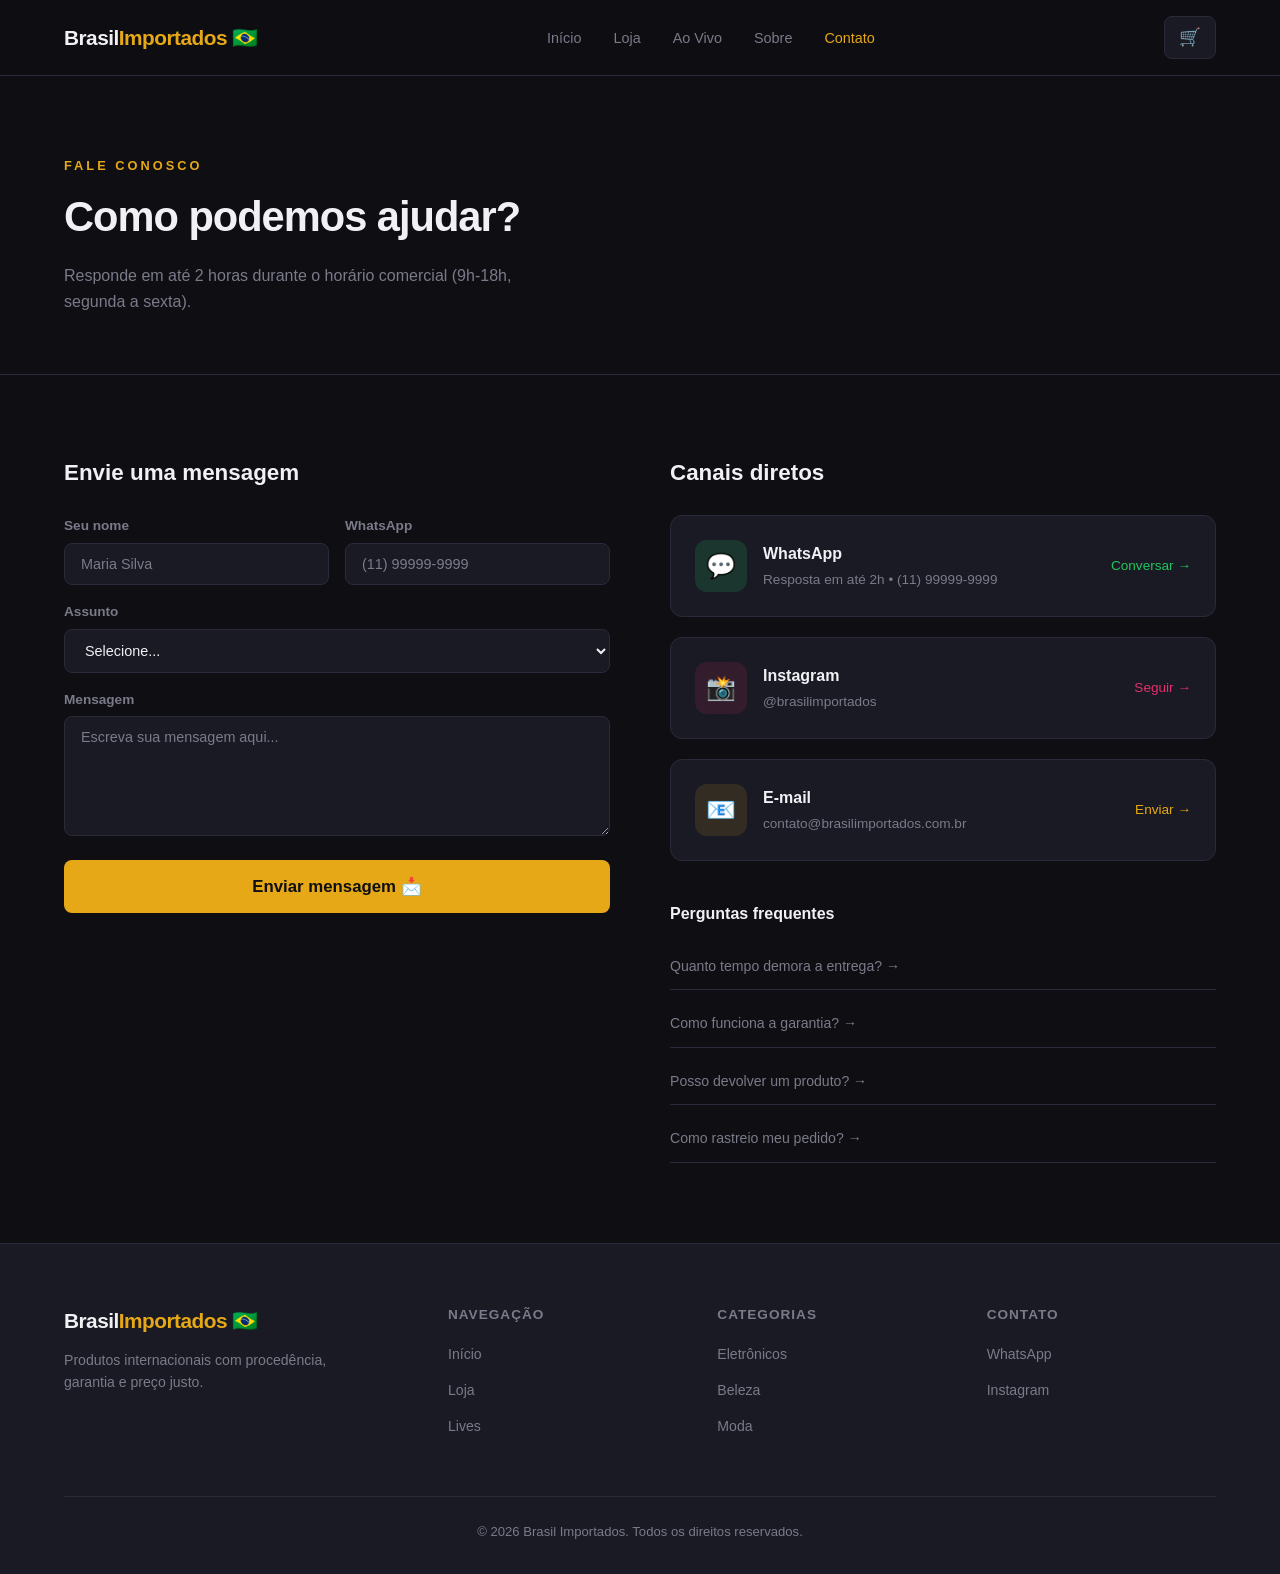
<file: contact.html>
<!DOCTYPE html>
<html lang="pt-BR">
<head>
    <meta charset="UTF-8">
    <meta name="viewport" content="width=device-width, initial-scale=1.0">
    <title>Contato — Brasil Importados</title>
    <link rel="stylesheet" href="style.css">
</head>
<body>

<!-- NAVBAR -->
<nav class="navbar">
    <div class="navbar-inner">
        <a href="index.html" class="logo">Brasil<span>Importados</span> 🇧🇷</a>
        <ul class="nav-links">
            <li><a href="index.html">Início</a></li>
            <li><a href="shop.html">Loja</a></li>
            <li><a href="live.html">Ao Vivo</a></li>
            <li><a href="about.html">Sobre</a></li>
            <li><a href="contact.html" class="active">Contato</a></li>
        </ul>
        <div class="nav-actions">
            <button class="cart-btn" onclick="openCart()">
                🛒
                <span class="cart-badge hidden">0</span>
            </button>
        </div>
    </div>
</nav>

<!-- CONTACT HERO -->
<section style="padding: 80px 0 60px; border-bottom: 1px solid var(--border);">
    <div class="container">
        <div class="section-label">Fale conosco</div>
        <h1 style="font-size: 2.6rem; font-weight: 900; letter-spacing: -1px; margin-bottom: 12px;">Como podemos ajudar?</h1>
        <p style="color: var(--text-muted); font-size: 1rem; max-width: 500px;">
            Responde em até 2 horas durante o horário comercial (9h-18h, segunda a sexta).
        </p>
    </div>
</section>

<!-- CONTACT CONTENT -->
<section class="section">
    <div class="container">
        <div style="display: grid; grid-template-columns: 1fr 1fr; gap: 60px;">

            <!-- CONTACT FORM -->
            <div>
                <h2 style="font-size: 1.4rem; font-weight: 700; margin-bottom: 24px;">Envie uma mensagem</h2>
                <form onsubmit="event.preventDefault(); handleFormSubmit(this);">
                    <div style="display: grid; grid-template-columns: 1fr 1fr; gap: 16px;">
                        <div class="form-group">
                            <label class="form-label">Seu nome</label>
                            <input type="text" class="form-input" placeholder="Maria Silva" required>
                        </div>
                        <div class="form-group">
                            <label class="form-label">WhatsApp</label>
                            <input type="tel" class="form-input" placeholder="(11) 99999-9999" required>
                        </div>
                    </div>
                    <div class="form-group">
                        <label class="form-label">Assunto</label>
                        <select class="form-input" required>
                            <option value="">Selecione...</option>
                            <option>Tenho uma dúvida sobre um produto</option>
                            <option>Quero saber o status do meu pedido</option>
                            <option>Problema com o pagamento</option>
                            <option>Solicitar troca ou devolução</option>
                            <option>Quero ser fornecedor</option>
                            <option>Outro assunto</option>
                        </select>
                    </div>
                    <div class="form-group">
                        <label class="form-label">Mensagem</label>
                        <textarea class="form-input" placeholder="Escreva sua mensagem aqui..." required></textarea>
                    </div>
                    <button type="submit" class="btn btn-primary btn-lg" style="width: 100%;">
                        Enviar mensagem 📩
                    </button>
                </form>
            </div>

            <!-- CONTACT INFO -->
            <div>
                <h2 style="font-size: 1.4rem; font-weight: 700; margin-bottom: 24px;">Canais diretos</h2>

                <div style="display: flex; flex-direction: column; gap: 20px;">
                    <!-- WhatsApp -->
                    <a href="https://wa.me/5511999999999" target="_blank" style="background: var(--surface); border: 1px solid var(--border); border-radius: var(--radius); padding: 24px; display: flex; gap: 16px; align-items: center; transition: border-color 0.2s;" onmouseover="this.style.borderColor='var(--green)'" onmouseout="this.style.borderColor='var(--border)'">
                        <div style="width: 52px; height: 52px; background: rgba(37,211,102,0.15); border-radius: 12px; display: flex; align-items: center; justify-content: center; font-size: 1.5rem;">💬</div>
                        <div>
                            <div style="font-weight: 700; font-size: 1rem; margin-bottom: 2px;">WhatsApp</div>
                            <div style="color: var(--text-muted); font-size: 0.85rem;">Resposta em até 2h • (11) 99999-9999</div>
                        </div>
                        <div style="margin-left: auto; color: var(--green-light); font-size: 0.85rem;">Conversar →</div>
                    </a>

                    <!-- Instagram -->
                    <a href="#" style="background: var(--surface); border: 1px solid var(--border); border-radius: var(--radius); padding: 24px; display: flex; gap: 16px; align-items: center; transition: border-color 0.2s;" onmouseover="this.style.borderColor='#E1306C'" onmouseout="this.style.borderColor='var(--border)'">
                        <div style="width: 52px; height: 52px; background: rgba(225,48,108,0.12); border-radius: 12px; display: flex; align-items: center; justify-content: center; font-size: 1.5rem;">📸</div>
                        <div>
                            <div style="font-weight: 700; font-size: 1rem; margin-bottom: 2px;">Instagram</div>
                            <div style="color: var(--text-muted); font-size: 0.85rem;">@brasilimportados</div>
                        </div>
                        <div style="margin-left: auto; color: #E1306C; font-size: 0.85rem;">Seguir →</div>
                    </a>

                    <!-- Email -->
                    <a href="mailto:contato@brasilimportados.com.br" style="background: var(--surface); border: 1px solid var(--border); border-radius: var(--radius); padding: 24px; display: flex; gap: 16px; align-items: center; transition: border-color 0.2s;" onmouseover="this.style.borderColor='var(--gold)'" onmouseout="this.style.borderColor='var(--border)'">
                        <div style="width: 52px; height: 52px; background: rgba(230,168,23,0.12); border-radius: 12px; display: flex; align-items: center; justify-content: center; font-size: 1.5rem;">📧</div>
                        <div>
                            <div style="font-weight: 700; font-size: 1rem; margin-bottom: 2px;">E-mail</div>
                            <div style="color: var(--text-muted); font-size: 0.85rem;">contato@brasilimportados.com.br</div>
                        </div>
                        <div style="margin-left: auto; color: var(--gold); font-size: 0.85rem;">Enviar →</div>
                    </a>
                </div>

                <!-- FAQ -->
                <div style="margin-top: 40px;">
                    <h3 style="font-size: 1rem; font-weight: 700; margin-bottom: 16px;">Perguntas frequentes</h3>
                    <div style="display: flex; flex-direction: column; gap: 10px;">
                        <a href="#" style="color: var(--text-muted); font-size: 0.88rem; display: flex; justify-content: space-between; align-items: center; padding: 12px 0; border-bottom: 1px solid var(--border);">
                            Quanto tempo demora a entrega? →
                        </a>
                        <a href="#" style="color: var(--text-muted); font-size: 0.88rem; display: flex; justify-content: space-between; align-items: center; padding: 12px 0; border-bottom: 1px solid var(--border);">
                            Como funciona a garantia? →
                        </a>
                        <a href="#" style="color: var(--text-muted); font-size: 0.88rem; display: flex; justify-content: space-between; align-items: center; padding: 12px 0; border-bottom: 1px solid var(--border);">
                            Posso devolver um produto? →
                        </a>
                        <a href="#" style="color: var(--text-muted); font-size: 0.88rem; display: flex; justify-content: space-between; align-items: center; padding: 12px 0; border-bottom: 1px solid var(--border);">
                            Como rastreio meu pedido? →
                        </a>
                    </div>
                </div>
            </div>
        </div>
    </div>
</section>

<!-- FOOTER -->
<footer class="footer">
    <div class="container">
        <div class="footer-grid">
            <div class="footer-brand">
                <div class="logo">Brasil<span>Importados</span> 🇧🇷</div>
                <p>Produtos internacionais com procedência, garantia e preço justo.</p>
            </div>
            <div>
                <h4>Navegação</h4>
                <ul>
                    <li><a href="index.html">Início</a></li>
                    <li><a href="shop.html">Loja</a></li>
                    <li><a href="live.html">Lives</a></li>
                </ul>
            </div>
            <div>
                <h4>Categorias</h4>
                <ul>
                    <li><a href="shop.html?cat=electronics">Eletrônicos</a></li>
                    <li><a href="shop.html?cat=beauty">Beleza</a></li>
                    <li><a href="shop.html?cat=fashion">Moda</a></li>
                </ul>
            </div>
            <div>
                <h4>Contato</h4>
                <ul>
                    <li><a href="#">WhatsApp</a></li>
                    <li><a href="#">Instagram</a></li>
                </ul>
            </div>
        </div>
        <div class="footer-bottom">
            <p>© 2026 Brasil Importados. Todos os direitos reservados.</p>
        </div>
    </div>
</footer>

<!-- CART OVERLAY + SIDEBAR -->
<div class="cart-overlay" onclick="closeCart()"></div>
<div class="cart-sidebar">
    <div class="cart-header">
        🛒 Seu Carrinho
        <button class="cart-close" onclick="closeCart()">✕</button>
    </div>
    <div class="cart-items">
        <div class="cart-empty">
            <div class="cart-empty-icon">🛒</div>
            <p>Seu carrinho está vazio</p>
        </div>
    </div>
    <div class="cart-footer">
        <div class="cart-subtotal">
            <span>Subtotal:</span>
            <span class="cart-subtotal-value">R$ 0</span>
        </div>
        <p class="cart-note">Frete calculado no checkout. Entrega em 15-25 dias úteis.</p>
        <button class="btn btn-primary" style="width: 100%;" onclick="finalizeCart()">
            Finalizar pelo WhatsApp 📱
        </button>
    </div>
</div>

<script src="products.js"></script>
<script src="main.js"></script>
<script>
    function handleFormSubmit(form) {
        const btn = form.querySelector('button[type="submit"]');
        btn.textContent = '✅ Enviado! Entraremos em contato em breve.';
        btn.style.background = 'var(--green)';
        btn.disabled = true;
    }
    setActiveNav();
</script>
</body>
</html>
</file>
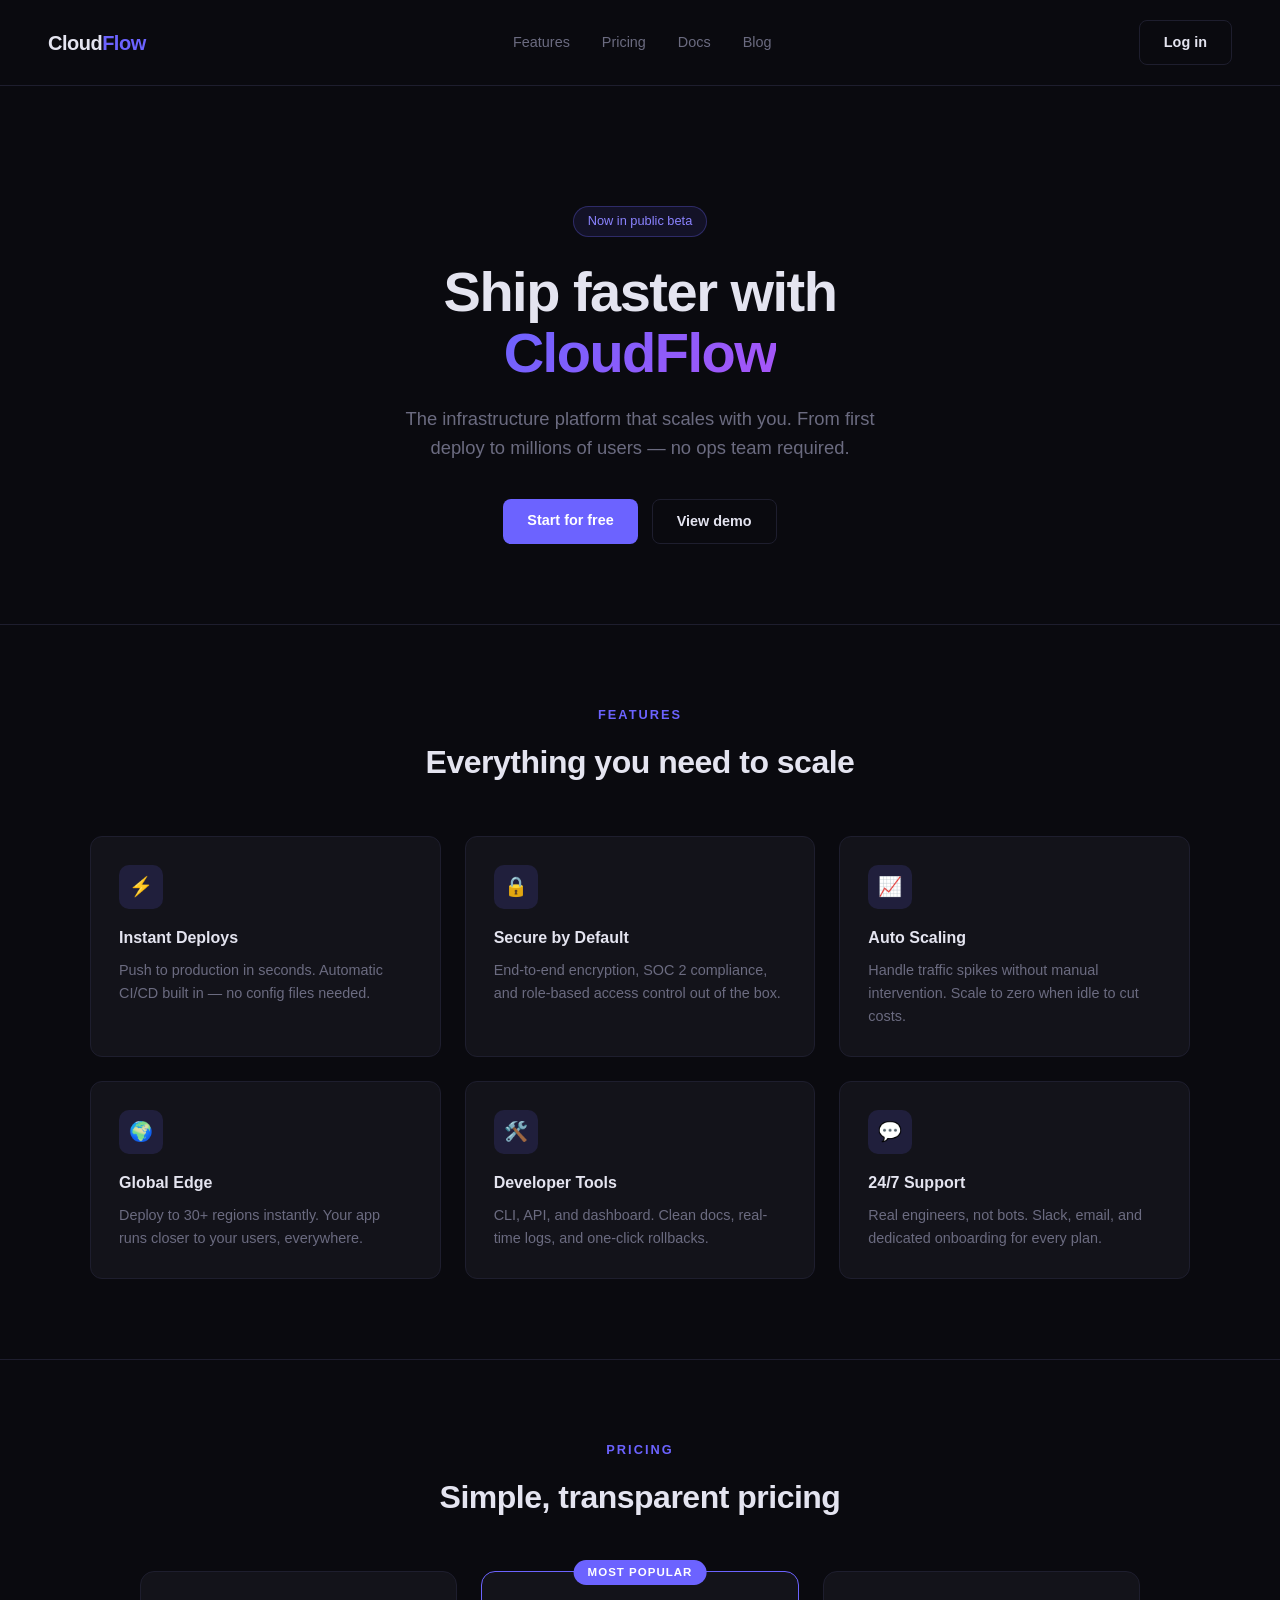
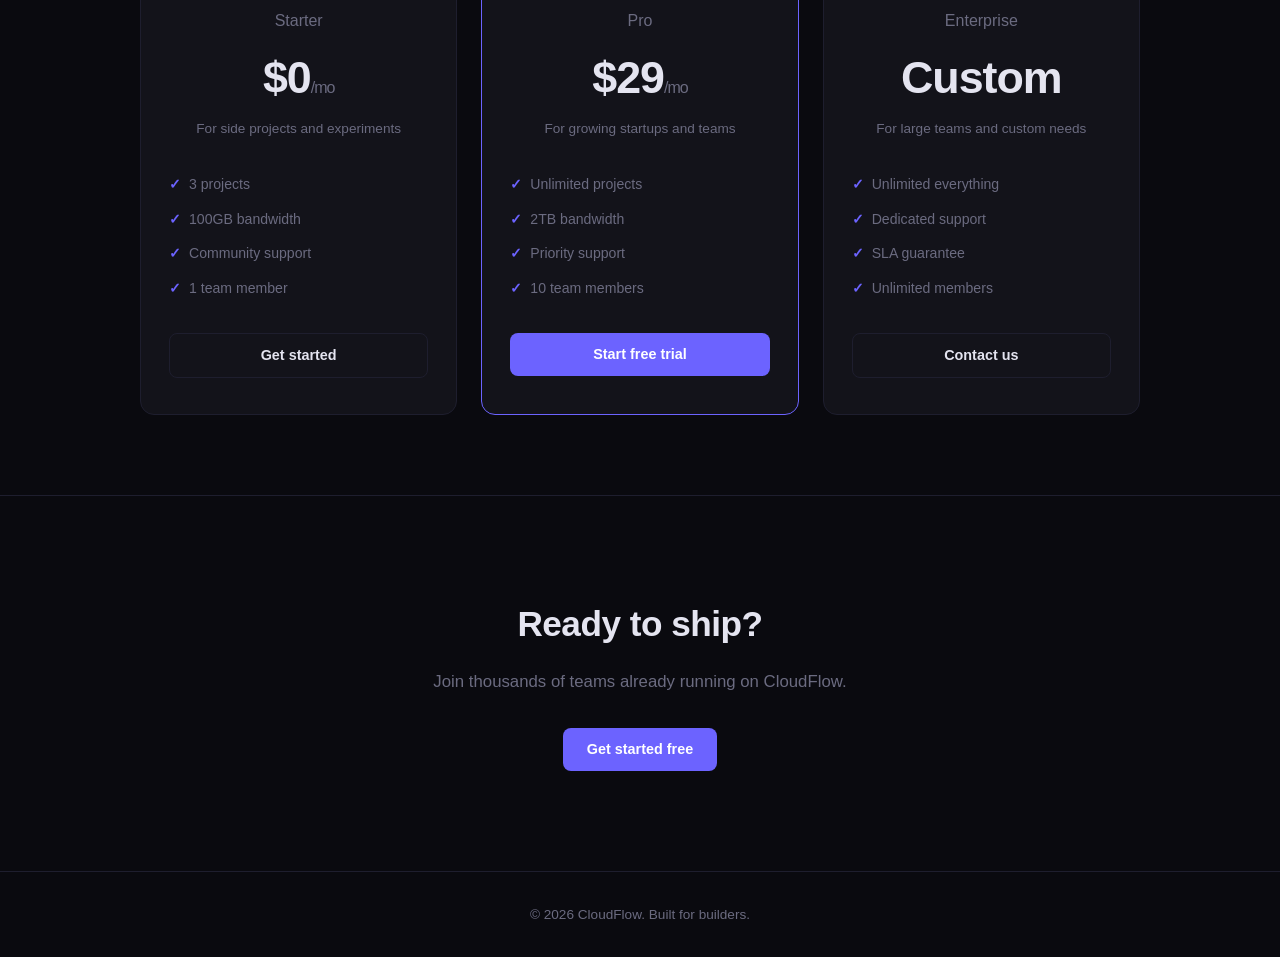
<file: landing.html>
<!DOCTYPE html>
<html lang="en">
<head>
    <meta charset="UTF-8">
    <meta name="viewport" content="width=device-width, initial-scale=1.0">
    <title>CloudFlow — Ship Faster, Scale Better</title>
    <style>
        * {
            margin: 0;
            padding: 0;
            box-sizing: border-box;
        }

        :root {
            --bg: #0a0a0f;
            --surface: #13131a;
            --border: #1e1e2e;
            --accent: #6c63ff;
            --accent-light: #8b83ff;
            --text: #e4e4f0;
            --text-muted: #6b6b80;
        }

        body {
            font-family: -apple-system, BlinkMacSystemFont, 'Segoe UI', sans-serif;
            background: var(--bg);
            color: var(--text);
            line-height: 1.6;
        }

        a {
            text-decoration: none;
            color: inherit;
        }

        /* NAV */
        nav {
            display: flex;
            justify-content: space-between;
            align-items: center;
            padding: 20px 48px;
            border-bottom: 1px solid var(--border);
        }

        .logo {
            font-size: 1.25rem;
            font-weight: 700;
            letter-spacing: -0.5px;
        }

        .logo span {
            color: var(--accent);
        }

        .nav-links {
            display: flex;
            gap: 32px;
        }

        .nav-links a {
            color: var(--text-muted);
            font-size: 0.9rem;
            transition: color 0.2s;
        }

        .nav-links a:hover {
            color: var(--text);
        }

        .btn {
            background: var(--accent);
            color: #fff;
            padding: 10px 24px;
            border-radius: 8px;
            font-size: 0.9rem;
            font-weight: 600;
            transition: background 0.2s, transform 0.2s;
            border: none;
            cursor: pointer;
            display: inline-block;
        }

        .btn:hover {
            background: var(--accent-light);
            transform: translateY(-1px);
        }

        .btn-outline {
            background: transparent;
            border: 1px solid var(--border);
            color: var(--text);
        }

        .btn-outline:hover {
            border-color: var(--accent);
            color: var(--accent);
            background: transparent;
            transform: translateY(-1px);
        }

        /* HERO */
        .hero {
            text-align: center;
            padding: 120px 24px 80px;
            max-width: 720px;
            margin: 0 auto;
        }

        .badge {
            display: inline-block;
            background: rgba(108, 99, 255, 0.1);
            border: 1px solid rgba(108, 99, 255, 0.3);
            color: var(--accent-light);
            font-size: 0.8rem;
            padding: 4px 14px;
            border-radius: 20px;
            margin-bottom: 24px;
        }

        .hero h1 {
            font-size: 3.5rem;
            font-weight: 800;
            letter-spacing: -1.5px;
            line-height: 1.1;
            margin-bottom: 20px;
        }

        .hero h1 span {
            background: linear-gradient(135deg, var(--accent), #a855f7);
            -webkit-background-clip: text;
            -webkit-text-fill-color: transparent;
            background-clip: text;
        }

        .hero p {
            color: var(--text-muted);
            font-size: 1.15rem;
            max-width: 520px;
            margin: 0 auto 36px;
        }

        .hero-buttons {
            display: flex;
            gap: 14px;
            justify-content: center;
        }

        /* FEATURES */
        .features {
            padding: 80px 48px;
            border-top: 1px solid var(--border);
        }

        .section-label {
            text-align: center;
            color: var(--accent);
            font-size: 0.8rem;
            font-weight: 600;
            text-transform: uppercase;
            letter-spacing: 2px;
            margin-bottom: 12px;
        }

        .section-title {
            text-align: center;
            font-size: 2rem;
            font-weight: 700;
            margin-bottom: 48px;
            letter-spacing: -0.5px;
        }

        .features-grid {
            display: grid;
            grid-template-columns: repeat(3, 1fr);
            gap: 24px;
            max-width: 1100px;
            margin: 0 auto;
        }

        .feature-card {
            background: var(--surface);
            border: 1px solid var(--border);
            border-radius: 12px;
            padding: 28px;
            transition: border-color 0.2s;
        }

        .feature-card:hover {
            border-color: var(--accent);
        }

        .feature-icon {
            width: 44px;
            height: 44px;
            background: rgba(108, 99, 255, 0.15);
            border-radius: 10px;
            display: flex;
            align-items: center;
            justify-content: center;
            font-size: 1.2rem;
            margin-bottom: 16px;
        }

        .feature-card h3 {
            font-size: 1rem;
            font-weight: 600;
            margin-bottom: 8px;
        }

        .feature-card p {
            color: var(--text-muted);
            font-size: 0.9rem;
        }

        /* PRICING */
        .pricing {
            padding: 80px 48px;
            border-top: 1px solid var(--border);
        }

        .pricing-grid {
            display: grid;
            grid-template-columns: repeat(3, 1fr);
            gap: 24px;
            max-width: 1000px;
            margin: 0 auto;
        }

        .plan {
            background: var(--surface);
            border: 1px solid var(--border);
            border-radius: 14px;
            padding: 36px 28px;
            text-align: center;
        }

        .plan.popular {
            border-color: var(--accent);
            position: relative;
        }

        .plan.popular::before {
            content: 'Most Popular';
            position: absolute;
            top: -12px;
            left: 50%;
            transform: translateX(-50%);
            background: var(--accent);
            color: #fff;
            font-size: 0.72rem;
            font-weight: 700;
            padding: 3px 14px;
            border-radius: 20px;
            text-transform: uppercase;
            letter-spacing: 1px;
        }

        .plan h3 {
            font-size: 1rem;
            color: var(--text-muted);
            margin-bottom: 8px;
            font-weight: 500;
        }

        .plan .price {
            font-size: 2.8rem;
            font-weight: 800;
            letter-spacing: -1px;
            margin-bottom: 4px;
        }

        .plan .price span {
            font-size: 1rem;
            color: var(--text-muted);
            font-weight: 400;
        }

        .plan .desc {
            color: var(--text-muted);
            font-size: 0.85rem;
            margin-bottom: 28px;
        }

        .plan ul {
            list-style: none;
            text-align: left;
            margin-bottom: 28px;
        }

        .plan ul li {
            font-size: 0.88rem;
            padding: 6px 0;
            color: var(--text-muted);
        }

        .plan ul li::before {
            content: '✓';
            color: var(--accent);
            margin-right: 8px;
            font-weight: 700;
        }

        .plan .btn {
            width: 100%;
        }

        /* CTA */
        .cta {
            padding: 100px 24px;
            text-align: center;
            border-top: 1px solid var(--border);
        }

        .cta h2 {
            font-size: 2.2rem;
            font-weight: 700;
            letter-spacing: -0.5px;
            margin-bottom: 16px;
        }

        .cta p {
            color: var(--text-muted);
            margin-bottom: 32px;
            font-size: 1.05rem;
        }

        /* FOOTER */
        footer {
            padding: 32px 48px;
            border-top: 1px solid var(--border);
            text-align: center;
            color: var(--text-muted);
            font-size: 0.85rem;
        }

        /* RESPONSIVE */
        @media (max-width: 768px) {
            nav {
                padding: 16px 20px;
            }

            .nav-links {
                display: none;
            }

            .hero {
                padding: 80px 20px 60px;
            }

            .hero h1 {
                font-size: 2.4rem;
            }

            .hero-buttons {
                flex-direction: column;
                align-items: center;
            }

            .features {
                padding: 60px 20px;
            }

            .features-grid,
            .pricing-grid {
                grid-template-columns: 1fr;
            }

            .pricing {
                padding: 60px 20px;
            }

            .cta {
                padding: 60px 20px;
            }

            footer {
                padding: 24px 20px;
            }
        }
    </style>
</head>
<body>

    <!-- NAV -->
    <nav>
        <div class="logo">Cloud<span>Flow</span></div>
        <div class="nav-links">
            <a href="#features">Features</a>
            <a href="#pricing">Pricing</a>
            <a href="#">Docs</a>
            <a href="#">Blog</a>
        </div>
        <a href="#" class="btn btn-outline">Log in</a>
    </nav>

    <!-- HERO -->
    <section class="hero">
        <div class="badge">Now in public beta</div>
        <h1>Ship faster with<br><span>CloudFlow</span></h1>
        <p>The infrastructure platform that scales with you. From first deploy to millions of users — no ops team required.</p>
        <div class="hero-buttons">
            <a href="#" class="btn">Start for free</a>
            <a href="#" class="btn btn-outline">View demo</a>
        </div>
    </section>

    <!-- FEATURES -->
    <section class="features" id="features">
        <div class="section-label">Features</div>
        <div class="section-title">Everything you need to scale</div>
        <div class="features-grid">
            <div class="feature-card">
                <div class="feature-icon">⚡</div>
                <h3>Instant Deploys</h3>
                <p>Push to production in seconds. Automatic CI/CD built in — no config files needed.</p>
            </div>
            <div class="feature-card">
                <div class="feature-icon">🔒</div>
                <h3>Secure by Default</h3>
                <p>End-to-end encryption, SOC 2 compliance, and role-based access control out of the box.</p>
            </div>
            <div class="feature-card">
                <div class="feature-icon">📈</div>
                <h3>Auto Scaling</h3>
                <p>Handle traffic spikes without manual intervention. Scale to zero when idle to cut costs.</p>
            </div>
            <div class="feature-card">
                <div class="feature-icon">🌍</div>
                <h3>Global Edge</h3>
                <p>Deploy to 30+ regions instantly. Your app runs closer to your users, everywhere.</p>
            </div>
            <div class="feature-card">
                <div class="feature-icon">🛠️</div>
                <h3>Developer Tools</h3>
                <p>CLI, API, and dashboard. Clean docs, real-time logs, and one-click rollbacks.</p>
            </div>
            <div class="feature-card">
                <div class="feature-icon">💬</div>
                <h3>24/7 Support</h3>
                <p>Real engineers, not bots. Slack, email, and dedicated onboarding for every plan.</p>
            </div>
        </div>
    </section>

    <!-- PRICING -->
    <section class="pricing" id="pricing">
        <div class="section-label">Pricing</div>
        <div class="section-title">Simple, transparent pricing</div>
        <div class="pricing-grid">
            <div class="plan">
                <h3>Starter</h3>
                <div class="price">$0<span>/mo</span></div>
                <p class="desc">For side projects and experiments</p>
                <ul>
                    <li>3 projects</li>
                    <li>100GB bandwidth</li>
                    <li>Community support</li>
                    <li>1 team member</li>
                </ul>
                <a href="#" class="btn btn-outline">Get started</a>
            </div>
            <div class="plan popular">
                <h3>Pro</h3>
                <div class="price">$29<span>/mo</span></div>
                <p class="desc">For growing startups and teams</p>
                <ul>
                    <li>Unlimited projects</li>
                    <li>2TB bandwidth</li>
                    <li>Priority support</li>
                    <li>10 team members</li>
                </ul>
                <a href="#" class="btn">Start free trial</a>
            </div>
            <div class="plan">
                <h3>Enterprise</h3>
                <div class="price">Custom</div>
                <p class="desc">For large teams and custom needs</p>
                <ul>
                    <li>Unlimited everything</li>
                    <li>Dedicated support</li>
                    <li>SLA guarantee</li>
                    <li>Unlimited members</li>
                </ul>
                <a href="#" class="btn btn-outline">Contact us</a>
            </div>
        </div>
    </section>

    <!-- CTA -->
    <section class="cta">
        <h2>Ready to ship?</h2>
        <p>Join thousands of teams already running on CloudFlow.</p>
        <a href="#" class="btn">Get started free</a>
    </section>

    <!-- FOOTER -->
    <footer>
        <p>© 2026 CloudFlow. Built for builders.</p>
    </footer>

</body>
</html>
</file>
<file: style.css>
/* Brasil Importados — Shared Styles */

:root {
    --bg: #0f0f13;
    --surface: #1a1a24;
    --surface-2: #22222e;
    --border: #2a2a3a;
    --gold: #e6a817;
    --gold-light: #f0b829;
    --green: #1a8a4a;
    --green-light: #22c55e;
    --text: #f0f0f5;
    --text-muted: #7a7a8a;
    --danger: #ef4444;
    --radius: 12px;
    --radius-sm: 8px;
    --shadow: 0 4px 24px rgba(0,0,0,0.3);
}

* { margin: 0; padding: 0; box-sizing: border-box; }

body {
    font-family: -apple-system, BlinkMacSystemFont, 'Segoe UI', sans-serif;
    background: var(--bg);
    color: var(--text);
    line-height: 1.6;
}

a { text-decoration: none; color: inherit; }
img { max-width: 100%; display: block; }
button { cursor: pointer; font-family: inherit; }
input, textarea, select { font-family: inherit; }

/* ===== UTILITIES ===== */
.container { max-width: 1200px; margin: 0 auto; padding: 0 24px; }
.section { padding: 80px 0; }
.section-label {
    color: var(--gold);
    font-size: 0.8rem;
    font-weight: 700;
    text-transform: uppercase;
    letter-spacing: 3px;
    margin-bottom: 8px;
}
.section-title {
    font-size: 2.2rem;
    font-weight: 800;
    letter-spacing: -0.5px;
    margin-bottom: 12px;
}
.section-subtitle {
    color: var(--text-muted);
    font-size: 1rem;
    max-width: 560px;
}
.text-gold { color: var(--gold); }
.text-green { color: var(--green-light); }
.text-muted { color: var(--text-muted); }

/* ===== BUTTONS ===== */
.btn {
    display: inline-flex;
    align-items: center;
    justify-content: center;
    gap: 8px;
    padding: 12px 28px;
    border-radius: var(--radius-sm);
    font-size: 0.95rem;
    font-weight: 600;
    border: none;
    transition: all 0.2s;
    cursor: pointer;
}
.btn-primary {
    background: var(--gold);
    color: #0f0f13;
}
.btn-primary:hover {
    background: var(--gold-light);
    transform: translateY(-1px);
    box-shadow: 0 4px 16px rgba(230, 168, 23, 0.3);
}
.btn-outline {
    background: transparent;
    border: 1.5px solid var(--border);
    color: var(--text);
}
.btn-outline:hover {
    border-color: var(--gold);
    color: var(--gold);
}
.btn-green {
    background: var(--green);
    color: #fff;
}
.btn-green:hover {
    background: var(--green-light);
    transform: translateY(-1px);
}
.btn-sm { padding: 8px 18px; font-size: 0.85rem; }
.btn-lg { padding: 16px 36px; font-size: 1.05rem; }

/* ===== NAVBAR ===== */
.navbar {
    position: sticky;
    top: 0;
    z-index: 100;
    background: rgba(15, 15, 19, 0.9);
    backdrop-filter: blur(16px);
    border-bottom: 1px solid var(--border);
}
.navbar-inner {
    display: flex;
    align-items: center;
    justify-content: space-between;
    padding: 16px 24px;
    max-width: 1200px;
    margin: 0 auto;
}
.logo {
    font-size: 1.3rem;
    font-weight: 800;
    letter-spacing: -0.5px;
}
.logo .flag { margin-left: 6px; }
.logo span { color: var(--gold); }

.nav-links {
    display: flex;
    gap: 32px;
    list-style: none;
}
.nav-links a {
    color: var(--text-muted);
    font-size: 0.9rem;
    font-weight: 500;
    transition: color 0.2s;
}
.nav-links a:hover,
.nav-links a.active { color: var(--text); }
.nav-links a.active { color: var(--gold); }

.nav-actions { display: flex; align-items: center; gap: 16px; }

.cart-btn {
    position: relative;
    background: var(--surface);
    border: 1px solid var(--border);
    border-radius: var(--radius-sm);
    padding: 10px 14px;
    color: var(--text);
    font-size: 1.1rem;
    transition: all 0.2s;
}
.cart-btn:hover { border-color: var(--gold); }
.cart-badge {
    position: absolute;
    top: -6px;
    right: -6px;
    background: var(--gold);
    color: #0f0f13;
    font-size: 0.7rem;
    font-weight: 700;
    width: 20px;
    height: 20px;
    border-radius: 50%;
    display: flex;
    align-items: center;
    justify-content: center;
}
.cart-badge.hidden { display: none; }

/* ===== CART SIDEBAR ===== */
.cart-overlay {
    position: fixed;
    inset: 0;
    background: rgba(0,0,0,0.6);
    z-index: 200;
    opacity: 0;
    pointer-events: none;
    transition: opacity 0.3s;
}
.cart-overlay.open { opacity: 1; pointer-events: all; }

.cart-sidebar {
    position: fixed;
    top: 0;
    right: 0;
    width: 420px;
    max-width: 100%;
    height: 100%;
    background: var(--surface);
    border-left: 1px solid var(--border);
    z-index: 201;
    transform: translateX(100%);
    transition: transform 0.3s ease;
    display: flex;
    flex-direction: column;
}
.cart-sidebar.open { transform: translateX(0); }

.cart-header {
    display: flex;
    align-items: center;
    justify-content: space-between;
    padding: 20px 24px;
    border-bottom: 1px solid var(--border);
    font-weight: 700;
    font-size: 1.1rem;
}
.cart-close {
    background: none;
    border: none;
    color: var(--text-muted);
    font-size: 1.4rem;
    cursor: pointer;
    padding: 4px;
    transition: color 0.2s;
}
.cart-close:hover { color: var(--text); }

.cart-items {
    flex: 1;
    overflow-y: auto;
    padding: 16px 24px;
}
.cart-empty {
    text-align: center;
    padding: 60px 0;
    color: var(--text-muted);
}
.cart-empty-icon { font-size: 3rem; margin-bottom: 12px; }

.cart-item {
    display: flex;
    gap: 14px;
    padding: 14px 0;
    border-bottom: 1px solid var(--border);
}
.cart-item-img {
    width: 72px;
    height: 72px;
    object-fit: cover;
    border-radius: var(--radius-sm);
    background: var(--surface-2);
    flex-shrink: 0;
}
.cart-item-info { flex: 1; min-width: 0; }
.cart-item-name { font-size: 0.9rem; font-weight: 600; margin-bottom: 4px; }
.cart-item-price { color: var(--gold); font-weight: 600; font-size: 0.9rem; }
.cart-item-controls {
    display: flex;
    align-items: center;
    gap: 10px;
    margin-top: 8px;
}
.qty-btn {
    width: 26px;
    height: 26px;
    border-radius: 50%;
    border: 1px solid var(--border);
    background: var(--surface-2);
    color: var(--text);
    font-size: 0.9rem;
    display: flex;
    align-items: center;
    justify-content: center;
    cursor: pointer;
    transition: all 0.2s;
}
.qty-btn:hover { border-color: var(--gold); color: var(--gold); }
.qty-value { font-size: 0.9rem; font-weight: 600; min-width: 20px; text-align: center; }
.cart-item-remove {
    background: none;
    border: none;
    color: var(--text-muted);
    font-size: 0.8rem;
    cursor: pointer;
    transition: color 0.2s;
    margin-left: auto;
    align-self: flex-start;
}
.cart-item-remove:hover { color: var(--danger); }

.cart-footer {
    padding: 20px 24px;
    border-top: 1px solid var(--border);
}
.cart-subtotal {
    display: flex;
    justify-content: space-between;
    font-size: 1rem;
    margin-bottom: 16px;
}
.cart-subtotal-value { font-weight: 800; font-size: 1.2rem; color: var(--gold); }
.cart-note { font-size: 0.78rem; color: var(--text-muted); margin-bottom: 14px; }

/* ===== HERO ===== */
.hero {
    min-height: 90vh;
    display: flex;
    align-items: center;
    position: relative;
    overflow: hidden;
}
.hero-bg {
    position: absolute;
    inset: 0;
    background: linear-gradient(135deg, #0f0f13 0%, #1a1520 50%, #0f1a14 100%);
    z-index: 0;
}
.hero-bg::after {
    content: '';
    position: absolute;
    top: -50%;
    right: -20%;
    width: 700px;
    height: 700px;
    background: radial-gradient(circle, rgba(230, 168, 23, 0.08) 0%, transparent 70%);
}
.hero-content {
    position: relative;
    z-index: 1;
    max-width: 680px;
}
.hero-badge {
    display: inline-flex;
    align-items: center;
    gap: 8px;
    background: rgba(230, 168, 23, 0.1);
    border: 1px solid rgba(230, 168, 23, 0.3);
    color: var(--gold);
    font-size: 0.8rem;
    font-weight: 600;
    padding: 6px 16px;
    border-radius: 20px;
    margin-bottom: 24px;
}
.hero h1 {
    font-size: 3.8rem;
    font-weight: 900;
    line-height: 1.05;
    letter-spacing: -2px;
    margin-bottom: 20px;
}
.hero h1 .gold { color: var(--gold); }
.hero p {
    color: var(--text-muted);
    font-size: 1.15rem;
    margin-bottom: 36px;
    max-width: 500px;
}
.hero-buttons { display: flex; gap: 14px; flex-wrap: wrap; }
.hero-stats {
    display: flex;
    gap: 48px;
    margin-top: 60px;
    padding-top: 40px;
    border-top: 1px solid var(--border);
}
.stat-value { font-size: 1.8rem; font-weight: 800; color: var(--gold); }
.stat-label { font-size: 0.82rem; color: var(--text-muted); margin-top: 2px; }

/* ===== PRODUCT GRID ===== */
.products-grid {
    display: grid;
    grid-template-columns: repeat(4, 1fr);
    gap: 20px;
}

.product-card {
    background: var(--surface);
    border: 1px solid var(--border);
    border-radius: var(--radius);
    overflow: hidden;
    transition: all 0.25s;
    cursor: pointer;
}
.product-card:hover {
    border-color: var(--gold);
    transform: translateY(-4px);
    box-shadow: 0 12px 40px rgba(0,0,0,0.4);
}
.product-card-img-wrap {
    position: relative;
    overflow: hidden;
    background: var(--surface-2);
    aspect-ratio: 1;
}
.product-card-img {
    width: 100%;
    height: 100%;
    object-fit: cover;
    transition: transform 0.3s;
}
.product-card:hover .product-card-img { transform: scale(1.05); }
.product-badge {
    position: absolute;
    top: 12px;
    left: 12px;
    background: var(--gold);
    color: #0f0f13;
    font-size: 0.7rem;
    font-weight: 700;
    padding: 4px 10px;
    border-radius: 20px;
    text-transform: uppercase;
    letter-spacing: 0.5px;
}
.product-card-body { padding: 16px; }
.product-card-category {
    font-size: 0.72rem;
    color: var(--gold);
    text-transform: uppercase;
    letter-spacing: 1.5px;
    font-weight: 600;
    margin-bottom: 6px;
}
.product-card-name {
    font-size: 0.95rem;
    font-weight: 600;
    margin-bottom: 8px;
    line-height: 1.3;
}
.product-card-rating {
    display: flex;
    align-items: center;
    gap: 4px;
    font-size: 0.8rem;
    color: var(--text-muted);
    margin-bottom: 12px;
}
.product-card-rating .star { color: var(--gold); }
.product-card-footer {
    display: flex;
    align-items: center;
    justify-content: space-between;
}
.product-price {
    display: flex;
    flex-direction: column;
}
.price-current { font-size: 1.1rem; font-weight: 800; color: var(--gold); }
.price-old { font-size: 0.78rem; color: var(--text-muted); text-decoration: line-through; }
.add-cart-btn {
    background: var(--gold);
    color: #0f0f13;
    border: none;
    border-radius: var(--radius-sm);
    padding: 8px 14px;
    font-size: 0.8rem;
    font-weight: 700;
    cursor: pointer;
    transition: all 0.2s;
}
.add-cart-btn:hover { background: var(--gold-light); transform: scale(1.05); }

/* ===== CATEGORY FILTER ===== */
.filter-bar {
    display: flex;
    align-items: center;
    justify-content: space-between;
    flex-wrap: wrap;
    gap: 16px;
    margin-bottom: 32px;
}
.filter-tabs {
    display: flex;
    gap: 8px;
    flex-wrap: wrap;
}
.filter-tab {
    padding: 8px 20px;
    border-radius: 20px;
    border: 1px solid var(--border);
    background: transparent;
    color: var(--text-muted);
    font-size: 0.85rem;
    font-weight: 500;
    cursor: pointer;
    transition: all 0.2s;
}
.filter-tab:hover { border-color: var(--gold); color: var(--gold); }
.filter-tab.active {
    background: var(--gold);
    border-color: var(--gold);
    color: #0f0f13;
    font-weight: 700;
}

/* ===== TRUST BADGES ===== */
.trust-grid {
    display: grid;
    grid-template-columns: repeat(4, 1fr);
    gap: 20px;
    margin-top: 48px;
}
.trust-badge {
    background: var(--surface);
    border: 1px solid var(--border);
    border-radius: var(--radius);
    padding: 24px 20px;
    text-align: center;
    transition: border-color 0.2s;
}
.trust-badge:hover { border-color: var(--gold); }
.trust-icon { font-size: 2rem; margin-bottom: 12px; }
.trust-title { font-size: 0.9rem; font-weight: 600; margin-bottom: 6px; }
.trust-desc { font-size: 0.8rem; color: var(--text-muted); }

/* ===== HOW IT WORKS ===== */
.how-it-works {
    background: var(--surface);
    border-top: 1px solid var(--border);
    border-bottom: 1px solid var(--border);
}
.steps-grid {
    display: grid;
    grid-template-columns: repeat(4, 1fr);
    gap: 32px;
    margin-top: 48px;
}
.step { text-align: center; }
.step-number {
    width: 48px;
    height: 48px;
    background: var(--gold);
    color: #0f0f13;
    border-radius: 50%;
    display: flex;
    align-items: center;
    justify-content: center;
    font-size: 1.2rem;
    font-weight: 800;
    margin: 0 auto 16px;
}
.step h3 { font-size: 1rem; margin-bottom: 8px; }
.step p { font-size: 0.85rem; color: var(--text-muted); }

/* ===== LIVE SALES ===== */
.live-hero {
    background: linear-gradient(135deg, #1a1a24, #0f1a14);
    border-bottom: 1px solid var(--border);
    padding: 60px 0;
    text-align: center;
}
.live-badge {
    display: inline-flex;
    align-items: center;
    gap: 8px;
    background: rgba(239, 68, 68, 0.15);
    border: 1px solid rgba(239, 68, 68, 0.4);
    color: #ef4444;
    font-size: 0.8rem;
    font-weight: 700;
    padding: 6px 16px;
    border-radius: 20px;
    margin-bottom: 16px;
    text-transform: uppercase;
    letter-spacing: 1px;
}
.live-badge .dot {
    width: 8px;
    height: 8px;
    background: #ef4444;
    border-radius: 50%;
    animation: pulse 1.5s infinite;
}
@keyframes pulse {
    0%, 100% { opacity: 1; }
    50% { opacity: 0.3; }
}
.countdown {
    display: flex;
    gap: 20px;
    justify-content: center;
    margin-top: 28px;
}
.countdown-item {
    text-align: center;
}
.countdown-num {
    font-size: 2.4rem;
    font-weight: 900;
    background: var(--surface);
    border: 1px solid var(--border);
    border-radius: var(--radius-sm);
    padding: 12px 20px;
    min-width: 80px;
    display: block;
    line-height: 1;
}
.countdown-label {
    font-size: 0.72rem;
    color: var(--text-muted);
    text-transform: uppercase;
    letter-spacing: 1px;
    margin-top: 6px;
}
.live-card {
    background: var(--surface);
    border: 1px solid var(--border);
    border-radius: var(--radius);
    overflow: hidden;
    transition: border-color 0.2s;
}
.live-card:hover { border-color: var(--gold); }
.live-card-img { aspect-ratio: 16/9; object-fit: cover; width: 100%; }
.live-card-body { padding: 20px; }
.live-card-date { font-size: 0.8rem; color: var(--gold); font-weight: 600; margin-bottom: 8px; }
.live-card h3 { font-size: 1.1rem; margin-bottom: 8px; }
.live-card p { font-size: 0.85rem; color: var(--text-muted); margin-bottom: 16px; }
.live-products-row {
    display: flex;
    gap: 8px;
    flex-wrap: wrap;
}
.live-product-chip {
    background: var(--surface-2);
    border: 1px solid var(--border);
    border-radius: 20px;
    padding: 4px 12px;
    font-size: 0.78rem;
    color: var(--text-muted);
}

/* ===== NEWSLETTER ===== */
.newsletter {
    background: linear-gradient(135deg, rgba(230, 168, 23, 0.08), rgba(26, 138, 74, 0.05));
    border-top: 1px solid var(--border);
    border-bottom: 1px solid var(--border);
    text-align: center;
}
.newsletter-form {
    display: flex;
    gap: 12px;
    max-width: 460px;
    margin: 28px auto 0;
}
.newsletter-input {
    flex: 1;
    padding: 13px 18px;
    border-radius: var(--radius-sm);
    border: 1px solid var(--border);
    background: var(--surface);
    color: var(--text);
    font-size: 0.9rem;
    outline: none;
    transition: border-color 0.2s;
}
.newsletter-input:focus { border-color: var(--gold); }
.newsletter-input::placeholder { color: var(--text-muted); }

/* ===== FOOTER ===== */
.footer {
    background: var(--surface);
    border-top: 1px solid var(--border);
    padding: 60px 0 32px;
}
.footer-grid {
    display: grid;
    grid-template-columns: 1.5fr 1fr 1fr 1fr;
    gap: 40px;
    margin-bottom: 48px;
}
.footer-brand p {
    color: var(--text-muted);
    font-size: 0.88rem;
    margin-top: 12px;
    max-width: 280px;
}
.footer-socials {
    display: flex;
    gap: 12px;
    margin-top: 20px;
}
.footer-social {
    width: 38px;
    height: 38px;
    background: var(--surface-2);
    border: 1px solid var(--border);
    border-radius: var(--radius-sm);
    display: flex;
    align-items: center;
    justify-content: center;
    font-size: 1rem;
    transition: all 0.2s;
}
.footer-social:hover { border-color: var(--gold); }
.footer h4 { font-size: 0.85rem; font-weight: 700; text-transform: uppercase; letter-spacing: 1px; margin-bottom: 16px; color: var(--text-muted); }
.footer ul { list-style: none; }
.footer ul li { margin-bottom: 10px; }
.footer ul a { color: var(--text-muted); font-size: 0.88rem; transition: color 0.2s; }
.footer ul a:hover { color: var(--gold); }
.footer-bottom {
    border-top: 1px solid var(--border);
    padding-top: 24px;
    text-align: center;
    color: var(--text-muted);
    font-size: 0.82rem;
}

/* ===== PRODUCT DETAIL ===== */
.product-detail {
    padding: 60px 0;
}
.product-detail-grid {
    display: grid;
    grid-template-columns: 1fr 1fr;
    gap: 60px;
    align-items: start;
}
.product-gallery { position: sticky; top: 100px; }
.product-main-img {
    width: 100%;
    aspect-ratio: 1;
    object-fit: cover;
    border-radius: var(--radius);
    background: var(--surface);
}
.product-info h1 { font-size: 2rem; font-weight: 800; margin-bottom: 8px; }
.product-rating {
    display: flex;
    align-items: center;
    gap: 6px;
    font-size: 0.88rem;
    color: var(--text-muted);
    margin-bottom: 20px;
}
.product-rating .star { color: var(--gold); }
.product-detail-price {
    display: flex;
    align-items: baseline;
    gap: 14px;
    margin-bottom: 24px;
}
.price-current-lg { font-size: 2.4rem; font-weight: 900; color: var(--gold); }
.price-old-lg { font-size: 1.1rem; color: var(--text-muted); text-decoration: line-through; }
.price-discount {
    background: rgba(34, 197, 94, 0.15);
    color: var(--green-light);
    font-size: 0.8rem;
    font-weight: 700;
    padding: 3px 10px;
    border-radius: 20px;
}
.product-description { color: var(--text-muted); font-size: 0.95rem; line-height: 1.7; margin-bottom: 32px; }
.product-actions { display: flex; gap: 12px; margin-bottom: 32px; }
.qty-selector {
    display: flex;
    align-items: center;
    gap: 12px;
    background: var(--surface);
    border: 1px solid var(--border);
    border-radius: var(--radius-sm);
    padding: 6px 14px;
}
.qty-selector span { font-size: 0.88rem; color: var(--text-muted); }

/* ===== FORMS ===== */
.form-group { margin-bottom: 16px; }
.form-label { display: block; font-size: 0.85rem; font-weight: 600; margin-bottom: 6px; color: var(--text-muted); }
.form-input {
    width: 100%;
    padding: 12px 16px;
    border-radius: var(--radius-sm);
    border: 1px solid var(--border);
    background: var(--surface);
    color: var(--text);
    font-size: 0.9rem;
    outline: none;
    transition: border-color 0.2s;
}
.form-input:focus { border-color: var(--gold); }
.form-input::placeholder { color: var(--text-muted); }
textarea.form-input { resize: vertical; min-height: 120px; }

/* ===== ABOUT ===== */
.about-hero {
    background: linear-gradient(135deg, #1a1a24, #0f1a14);
    padding: 80px 0;
    border-bottom: 1px solid var(--border);
}
.about-grid {
    display: grid;
    grid-template-columns: 1fr 1fr;
    gap: 60px;
    align-items: center;
}
.about-img {
    border-radius: var(--radius);
    width: 100%;
    aspect-ratio: 4/3;
    object-fit: cover;
}
.about-text h2 { font-size: 2rem; font-weight: 800; margin-bottom: 16px; }
.about-text p { color: var(--text-muted); margin-bottom: 16px; line-height: 1.7; }

/* ===== RESPONSIVE ===== */
@media (max-width: 1024px) {
    .products-grid { grid-template-columns: repeat(3, 1fr); }
    .trust-grid { grid-template-columns: repeat(2, 1fr); }
    .footer-grid { grid-template-columns: 1fr 1fr; }
    .product-detail-grid { gap: 32px; }
}

@media (max-width: 768px) {
    .nav-links { display: none; }
    .hero h1 { font-size: 2.4rem; }
    .hero-stats { gap: 24px; flex-wrap: wrap; }
    .products-grid { grid-template-columns: repeat(2, 1fr); }
    .steps-grid { grid-template-columns: repeat(2, 1fr); }
    .about-grid { grid-template-columns: 1fr; }
    .footer-grid { grid-template-columns: 1fr; gap: 24px; }
    .product-detail-grid { grid-template-columns: 1fr; }
    .product-gallery { position: static; }
    .section { padding: 60px 0; }
    .section-title { font-size: 1.8rem; }
    .newsletter-form { flex-direction: column; }
    .cart-sidebar { width: 100%; }
}

@media (max-width: 480px) {
    .products-grid { grid-template-columns: 1fr; }
    .trust-grid { grid-template-columns: 1fr; }
    .filter-tabs { gap: 6px; }
    .filter-tab { padding: 6px 14px; font-size: 0.8rem; }
    .hero h1 { font-size: 2rem; }
    .hero-stats { flex-direction: column; gap: 16px; }
    .countdown { gap: 10px; }
    .countdown-num { font-size: 1.6rem; padding: 10px 14px; min-width: 60px; }
}
</file>
